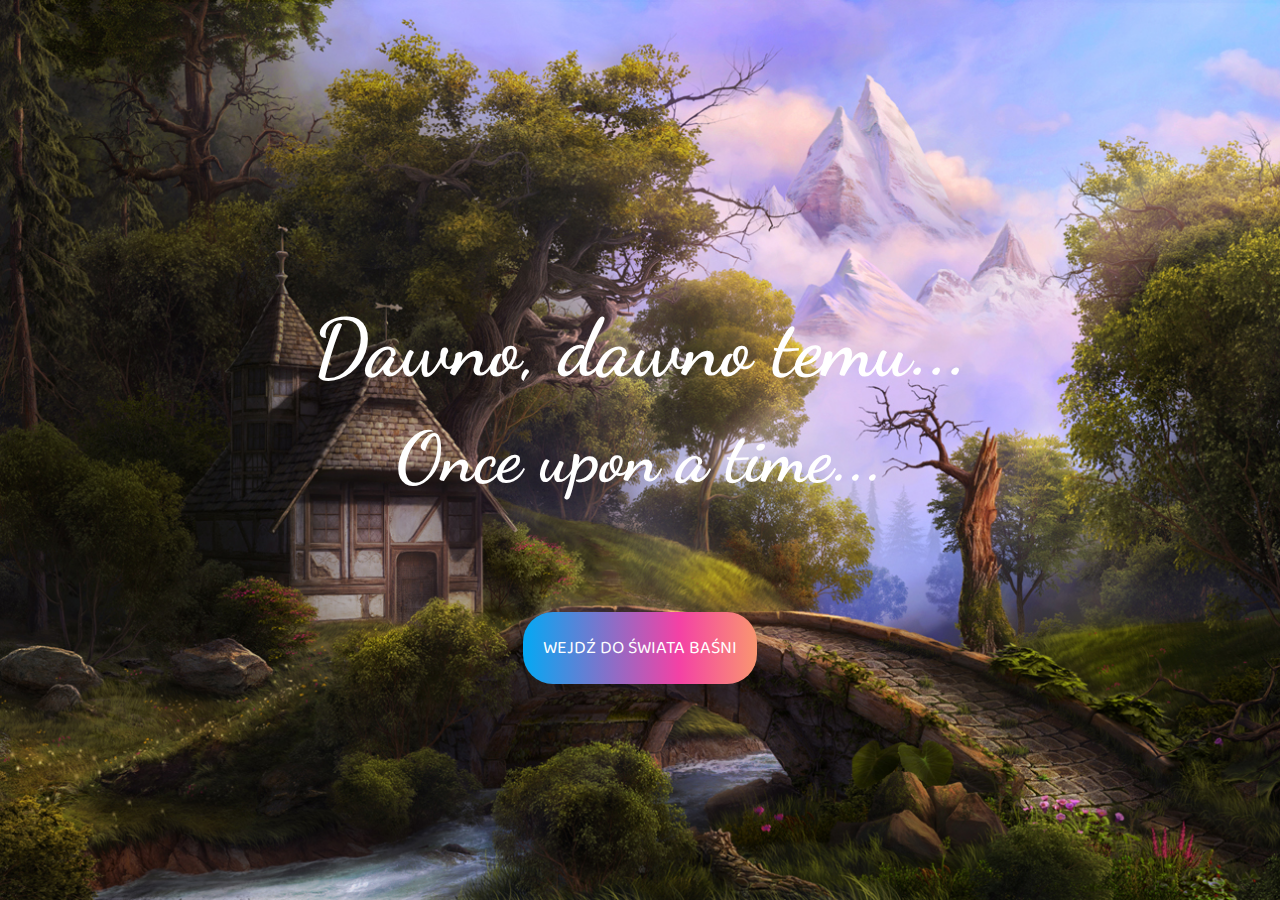
<file: index.html>
<!DOCTYPE HTML>
<html lang="pl">
    <head>
        <meta charset="utf-8" />
        <meta http-equiv="X-UA-Compatible" content="IE=edge,chrome=1"/>

        <title>Baśnie</title>

        <meta name="description" content="Strona Baśni dla dzieci"/>
        <meta name="keywords" content="bajki, baśnie, opowieści, tales, fairy tales"/>
        <link href="https://fonts.googleapis.com/css2?family=Lato:wght@400;700&display=swap" rel="stylesheet">
        <link href="https://fonts.googleapis.com/css2?family=Dancing+Script:wght@700&display=swap" rel="stylesheet">
        <link href="https://fonts.googleapis.com/css2?family=Baloo+Paaji+2:wght@600&display=swap" rel="stylesheet">

        <link href="style.css" rel="stylesheet" type="text/css"/>
    </head>

    <body>

        <header>

            <div class="napisy">
            
            <h1>Dawno, dawno temu...</h1>
            <h2>Once upon a time...</h2>

            </div>

        </header>

       <a href="Wybierzbajke.html"><button>WEJDŹ DO ŚWIATA BAŚNI</button></a>



    </body>
</html>
</file>
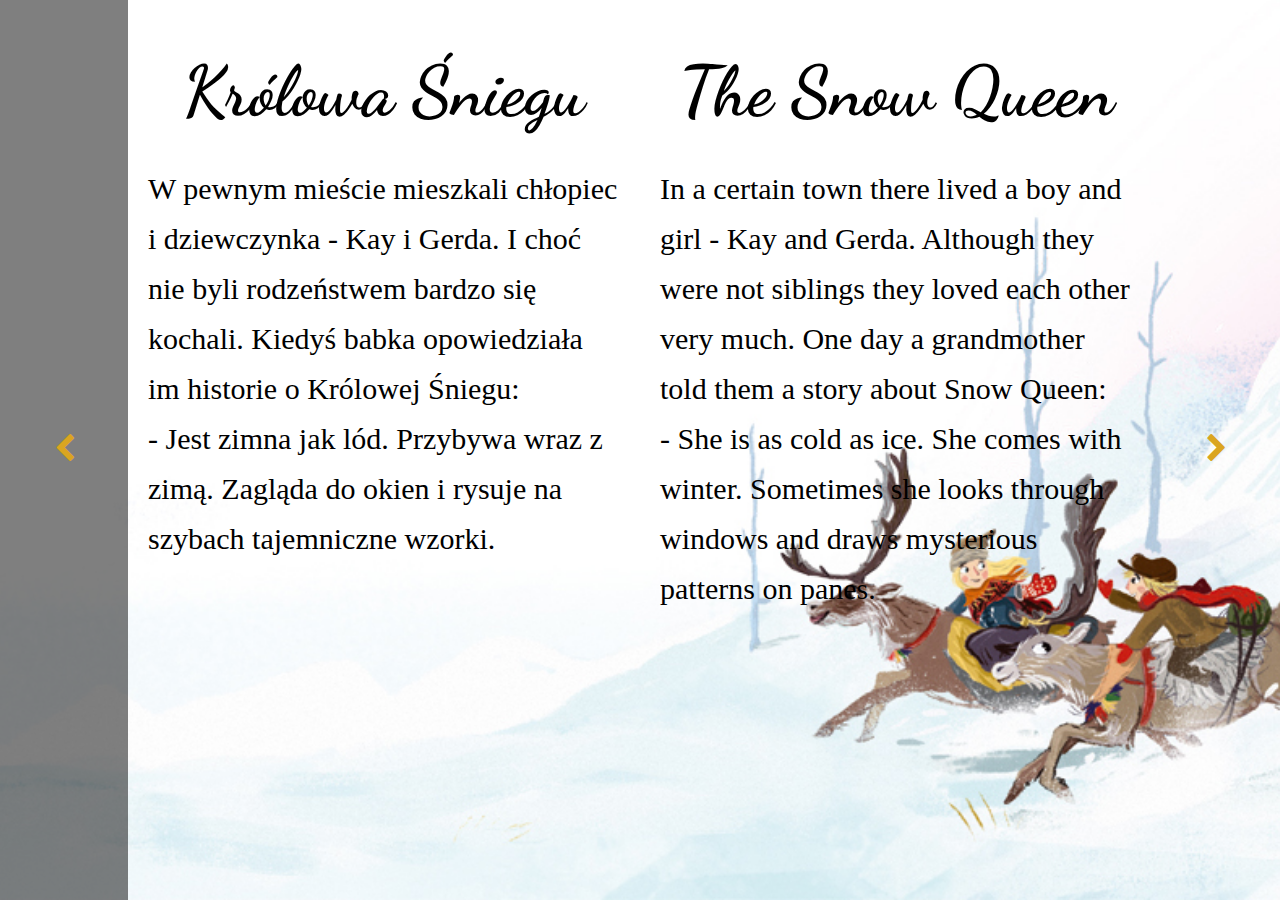
<file: krolowasniegu.html>
<!DOCTYPE HTML>
<html lang="pl">
    <head>
        <meta charset="utf-8" />
        <meta http-equiv="X-UA-Compatible" content="IE=edge,chrome=1"/>

        <title>Królowa śniegu</title>

        <meta name="description" content="Strona Baśni dla dzieci"/>
        <meta name="keywords" content="bajki, baśnie, opowieści, tales, fairy tales"/>
        <link href="https://fonts.googleapis.com/css2?family=Lato:wght@400;700&display=swap" rel="stylesheet">
        <link href="https://fonts.googleapis.com/css2?family=Dancing+Script:wght@700&display=swap" rel="stylesheet">
        <link href="https://fonts.googleapis.com/css2?family=Baloo+Paaji+2:wght@600&display=swap" rel="stylesheet">
        <link href="https://fonts.googleapis.com/css2?family=Roboto&display=swap" rel="stylesheet">
        <link href="https://fonts.googleapis.com/css2?family=Baloo+Bhaina+2:wght@500&display=swap" rel="stylesheet">

        <link href="krolowasniegu.css" rel="stylesheet" type="text/css"/>
        <link href="css/facebook.css" rel="stylesheet" type="text/css"/>
    </head>

    <body>

        <div class="wrapper">
            
            <a style="width: 10%;" href="Wybierzbajke.html"><div class="lewe">
                <i class="icon-left-open"></i>
              

            </div></a>
            <div class="contentWrapper">
                <div class="content">
                    <h1>Królowa Śniegu</h1>
                    <p>W pewnym mieście mieszkali chłopiec i dziewczynka - Kay i Gerda. I choć nie byli rodzeństwem bardzo się kochali.
                    Kiedyś babka opowiedziała im historie o Królowej Śniegu:<br> - Jest zimna jak lód. Przybywa wraz z zimą. Zagląda do okien i rysuje
                    na szybach tajemniczne wzorki.
                    </p>
                </div>
    
                <div class="content">
                    <h1>The Snow Queen</h1>
                    <p>In a certain town there lived a boy and girl - Kay and Gerda. Although they were not siblings they loved each other very much.
                    One day a grandmother told them a story about Snow Queen:<br> - She is as cold as ice. She comes with winter. Sometimes she looks
                    through windows and draws mysterious patterns on panes.
                    </p>
                </div>
            </div>

            <a style="width: 10%;" href="Wybierzbajke.html">
           
            <div class="lewe">

                <i class="icon-right-open"></i>

            </div>
  
        </a>
        </div>


    </body>
</file>
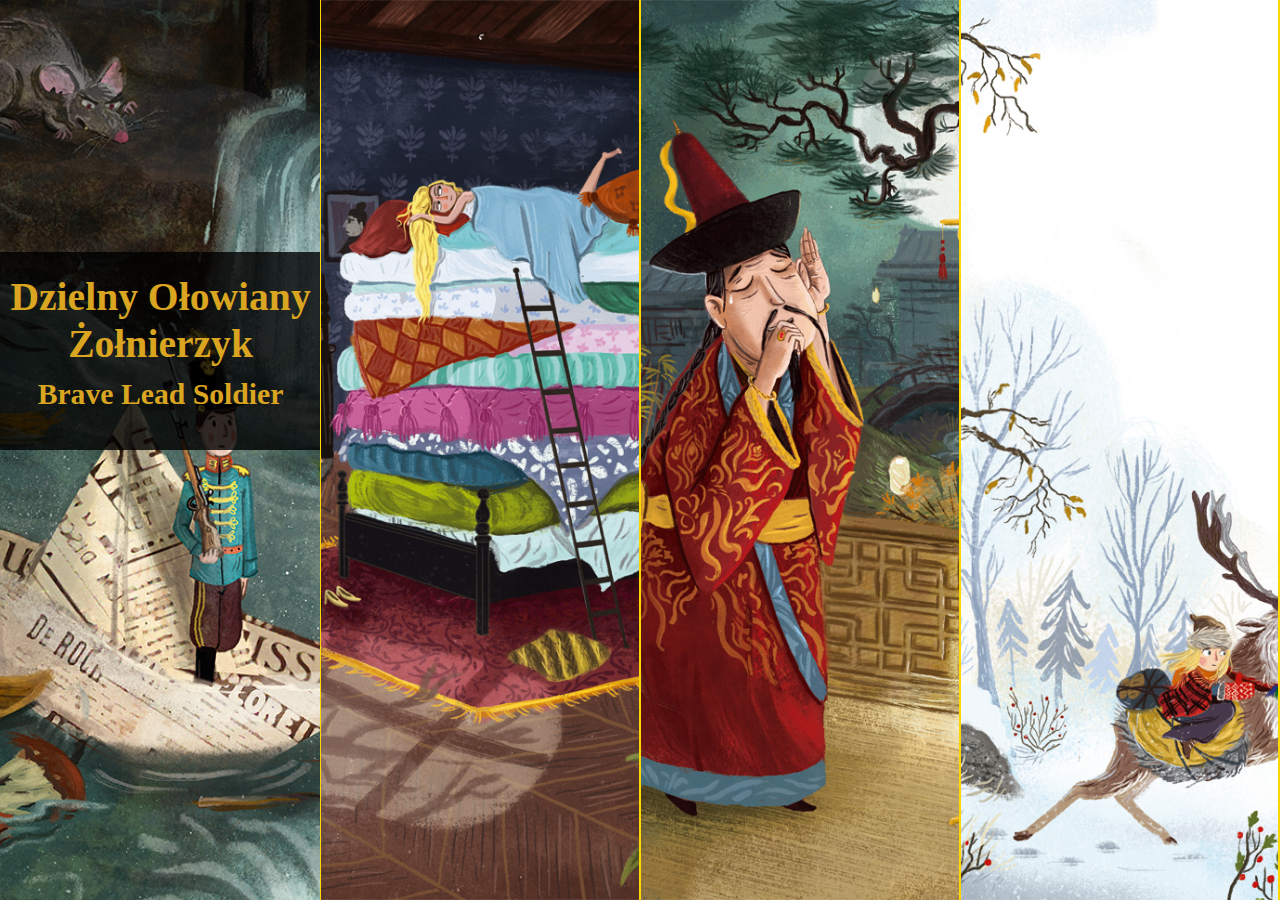
<file: Wybierzbajke.html>
<!DOCTYPE HTML>
<html lang="pl">
    <head>
        <meta charset="utf-8" />
        <meta http-equiv="X-UA-Compatible" content="IE=edge,chrome=1"/>

        <title>Wybór Baśni</title>

        <meta name="description" content="Strona Baśni dla dzieci"/>
        <meta name="keywords" content="bajki, baśnie, opowieści, tales, fairy tales"/>
        <link href="https://fonts.googleapis.com/css2?family=Lato:wght@400;700&display=swap" rel="stylesheet">
        <link href="https://fonts.googleapis.com/css2?family=Dancing+Script:wght@700&display=swap" rel="stylesheet">
        <link href="https://fonts.googleapis.com/css2?family=Baloo+Paaji+2:wght@600&display=swap" rel="stylesheet">

        <link href="Wybierzbajke.css" rel="stylesheet" type="text/css"/>
    </head>

    <body>

        <div class="wrapper">

            <div class="bajka" id="olowianyzolnierzyk">

                <div class="details">
                        <h1>Dzielny Ołowiany Żołnierzyk</h1>
                        <h2>Brave Lead Soldier</h2>
                </div>
                
            </div>

            <div class="bajka" id="naziarnku">

                <div class="details">
                        <h1>Księżniczka Na Ziarnku Grochu</h1>
                        <h2>The Princess And The Pea</h2>
                </div>
                
            </div>

            <div class="bajka" id="slowik">
                <div class="details">
                        <h1>Słowik</h1>
                        <h2>The Nightingale</h2>
                </div>
                
            </div>
            
            <a href="krolowasniegu.html">
                <div class="bajka" id="krolowasniegu">
                    <div class="details">
                        <h1>Królowa Śniegu</h1>
                        <h2>The Snow Queen</h2>
                    </div>
                
                </div>
            </a>

        </div>

    </body>
</file>
<file: style.css>
*{
    margin:0;
    padding:0;
}

header
{
    background: url("ecopetit.cat-wallpapers-of-fairies-princesses-3212930.png") center;
    width: 100vw;
    height: 100vh;
    background-size: cover;
    display: flex;
    align-items: center;
    justify-content: center;
    flex-direction: column;
}
.napisy
{
    margin-bottom: 100px;
}
h1
{
    font-size: 80px;
    color: white;
    margin-bottom: 20px;
    font-family: 'Dancing Script', cursive;
}
h2
{
    font-size: 70px;
    color:white;
    font-family: 'Dancing Script', cursive;
    text-align: center;
    
}
button
{
    position: absolute;
    bottom: 20%;
    left: 50%;
    transform: translate(-50%, -50%);
    padding: 20px;
    border-radius: 30px;
    border:none;
    font-family: 'Baloo Paaji 2', cursive;
    font-size: 18px;
    background: linear-gradient(90deg, #03a9f4, #f441a5, #ffeb3b, #03a9f4);
    background-size: 200%;
    color: white;
    z-index: 1;
    cursor: pointer;

}
button:hover
{
    animation: animate 3.5s linear infinite;
}
@keyframes animate
{
    0%
    {
        background-position: 0%;
    }
    100%
    {
        background-position: 200%;
    }
}
button::before
{
    content: '';
    position: absolute;
    top:-5px;
    left:-5px;
    right: -5px;
    bottom: -5px;
    z-index: -1;
    background:linear-gradient(90deg, #03a9f4, #f441a5, #ffeb3b, #03a9f4);
    background-size: 400px;
    border-radius: 40px;
    opacity: 0;
    transition: 0,5s;
}
button:hover:before
{
    filter: blur(20px);
    opacity: 1;
    animation: animate 3.5s linear infinite;
}
</file>
<file: krolowasniegu.css>
*{
    margin:0;
    padding:0;
}
.wrapper
{
    width: 100vw;
    height: 100vh;
    background: url("Królowa-Śn2.jpg") center;
    background-size: cover;
    display: flex;
    justify-content: space-between;
}

.lewe
{
    width: 100%;
    height: 100%;
    background-color: rgba(0,0,0,0);
    transition: background-color .7s;
    display: flex;
    align-items: center;
    justify-content: center;
}
.lewe:hover
{
    background-color: rgba(0,0,0,0.5);
    cursor: pointer;
    
}
i
{
    font-size: 30px;
}
a
{
    color: goldenrod;
}
.content
{
    width: 50%;
    height: 100%;
    
}
.contentWrapper{
    width: 80%;
    display: flex;
}
h1
{
    font-family: 'Dancing Script', cursive;
    font-size: 70px;
    padding-top: 50px;
    text-align: center;
    padding-bottom: 30px;
}
p
{
    padding-left: 20px;
    padding-right: 20px;
    font-size: 30px;
    line-height: 50px;
    
}
</file>
<file: css/facebook.css>
@font-face {
  font-family: 'facebook';
  src: url('../font/facebook.eot?35495531');
  src: url('../font/facebook.eot?35495531#iefix') format('embedded-opentype'),
       url('../font/facebook.woff2?35495531') format('woff2'),
       url('../font/facebook.woff?35495531') format('woff'),
       url('../font/facebook.ttf?35495531') format('truetype'),
       url('../font/facebook.svg?35495531#facebook') format('svg');
  font-weight: normal;
  font-style: normal;
}
/* Chrome hack: SVG is rendered more smooth in Windozze. 100% magic, uncomment if you need it. */
/* Note, that will break hinting! In other OS-es font will be not as sharp as it could be */
/*
@media screen and (-webkit-min-device-pixel-ratio:0) {
  @font-face {
    font-family: 'facebook';
    src: url('../font/facebook.svg?35495531#facebook') format('svg');
  }
}
*/
 
 [class^="icon-"]:before, [class*=" icon-"]:before {
  font-family: "facebook";
  font-style: normal;
  font-weight: normal;
  speak: none;
 
  display: inline-block;
  text-decoration: inherit;
  width: 1em;
  margin-right: .2em;
  text-align: center;
  /* opacity: .8; */
 
  /* For safety - reset parent styles, that can break glyph codes*/
  font-variant: normal;
  text-transform: none;
 
  /* fix buttons height, for twitter bootstrap */
  line-height: 1em;
 
  /* Animation center compensation - margins should be symmetric */
  /* remove if not needed */
  margin-left: .2em;
 
  /* you can be more comfortable with increased icons size */
  /* font-size: 120%; */
 
  /* Font smoothing. That was taken from TWBS */
  -webkit-font-smoothing: antialiased;
  -moz-osx-font-smoothing: grayscale;
 
  /* Uncomment for 3D effect */
  /* text-shadow: 1px 1px 1px rgba(127, 127, 127, 0.3); */
}
 
.icon-left-open:before { content: '\e800'; } /* '' */
.icon-right-open:before { content: '\e801'; } /* '' */
</file>
<file: Wybierzbajke.css>
*{
    margin:0;
    padding:0;
}
.wrapper
{
    width: 100vw;
    height: 100vh;
    overflow: hidden; 
}
.bajka
{
    background-size: cover;
    width: 25%;
    height: 100%;
    box-sizing: border-box;
    background-position: center center;
    cursor: pointer;
    transition: transform 2s;
    position: relative;
    float: left;
}

.bajka:hover
{
    transform: scale(1.1);
}

#olowianyzolnierzyk
{
    background-image: url("Ołowiany-żołnierzyk2.jpg");
    border-left: 2px solid gold;
    border-right: 1px solid gold;
    
}
#naziarnku
{
    background-image: url("Na-ziarnku-grochu1.jpg");
    border-right: 1px solid gold;
    border-left: 1px solid gold;
}
#krolowasniegu
{
    background-image: url("Królowa-Śniegu.jpg");
    border-right: 2px solid gold;
    border-left: 1px solid gold;
}
#slowik
{
    background-image: url("Słowik1.jpg");
    border-right: 1px solid gold;
    border-left: 1px solid gold;
}
.details
{
    
    background-color: green;
    position: absolute;
    width: 100%;
    min-height: 20%;
    height:fit-content;
    
    top: 30%;
    bottom: 50%;
    background: rgba(0,0,0,.8);

    opacity: 0;
    
    transition: opacity 1s;
    visibility: hidden;
    color: goldenrod;
    text-align: center;
    font-size: 18px;
    padding: 20px 4px;

    box-sizing: border-box;
   
}
.bajka:hover .details
{
    visibility: visible;
    opacity: 1;
    

}



.details h1
{
    margin-bottom: 10px;
}
</file>
